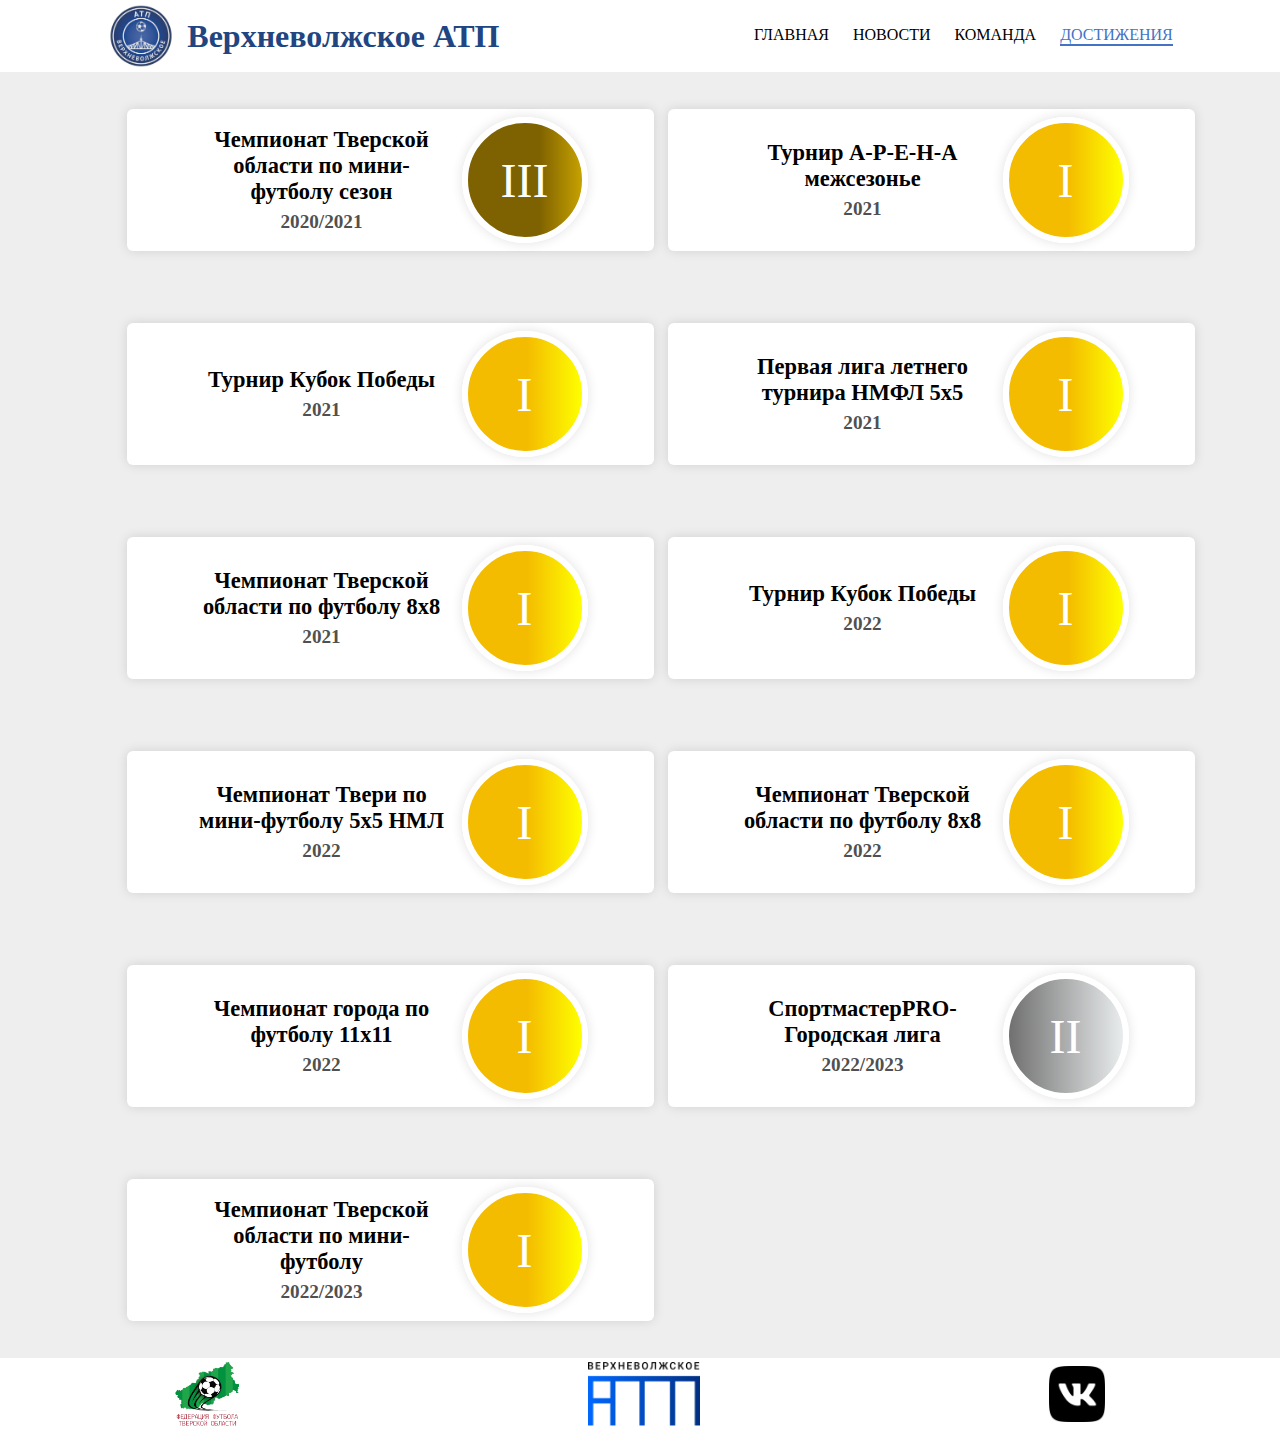
<file: new2/ATP2/achievements/achievements.html>
<!DOCTYPE html>
<html>
  <head>
    <meta charset="UTF-8">
    <meta name="viewport" content="width=device-width, initial-scale=1" />
    <title>Mеню сайта</title>
    <link rel="stylesheet" type="text/css" href="style.css">
  </head>
  <body>
    <header>
      <div class="logo">
        <img src="../main/img/logo.jpg" class="emblem">
        <h1 class="name">Верхневолжское АТП</h1>
      </div>
      <ul class="navigation">
        <li><a href="../main/index.html">главная</a></li>
        <li><a href="../news/news.html">новости</a></li>
        <li><a href="../team/team.html">команда</a></li>
        <li class="active"><a href="#">достижения</a></li>
      </ul>
    </header>
    <main>
      <section>
        <div class="cup">
          <div class="turnament">
            <h3> Чемпионат Тверской области по мини-футболу сезон</h3>
            <span> 2020/2021</span>
          </div>
          <div class="bronze"> III</div>
        </div>
        <div class="cup">
          <div class="turnament">
            <h3> Турнир А-Р-Е-Н-А межсезонье</h3>
            <span> 2021</span>
          </div><div class="gold"> I</div>
        </div>
        <div class="cup">
          <div class="turnament">
            <h3> Турнир Кубок Победы</h3>
            <span> 2021</span>
          </div>
          <div class="gold"> I</div>
        </div>
        <div class="cup">
          <div class="turnament">
            <h3> Первая лига летнего турнира НМФЛ 5х5</h3>
            <span> 2021</span>
          </div>
          <div class="gold"> I</div>
        </div>
        <div class="cup">
          <div class="turnament">
            <h3> Чемпионат Тверской области по футболу 8х8</h3>
            <span> 2021</span>
          </div>
          <div class="gold"> I</div>
        </div>
        <div class="cup">
          <div class="turnament">
            <h3> Турнир Кубок Победы</h3>
            <span> 2022</span>
          </div>
          <div class="gold"> I</div>
        </div>
        <div class="cup">
          <div class="turnament">
            <h3> Чемпионат Твери по мини-футболу 5х5 НМЛ</h3>
            <span> 2022</span>
          </div>
          <div class="gold"> I</div>
        </div>
        <div class="cup">
          <div class="turnament">
            <h3> Чемпионат Тверской области по футболу 8х8</h3>
            <span> 2022</span>
          </div>
          <div class="gold"> I</div>
        </div>
        <div class="cup">
          <div class="turnament">
            <h3> Чемпионат города по футболу 11х11</h3>
            <span> 2022</span>
          </div>
          <div class="gold"> I</div>
        </div>
        <div class="cup">
          <div class="turnament">
            <h3> СпортмастерPRO-Городская лига</h3>
            <span> 2022/2023</span>
          </div>
          <div class="silver"> II</div>
        </div>
        <div class="cup">
          <div class="turnament">
            <h3> Чемпионат Тверской области по мини-футболу</h3>
            <span> 2022/2023</span>
          </div>
          <div class="gold"> I</div>
        </div>
      </section>
    </main>
    <footer>
      <div>
        <a href="https://ffto.ru/">
        <img src="../main/img/federation.png" class="federation">
        </a>
      </div>
      <div>
        <a href="https://tver-atp.ru/">
        <img src="../main/img/trademark.png" class="trademark">
        </a>
      </div>
      <div>
        <a href="https://m.vk.com/vatp_football?from=group">
        <img src="../main/img/vk2.png" class="vk">
        </a>
      </div>
    </footer>
  </body>
</html>
</file>
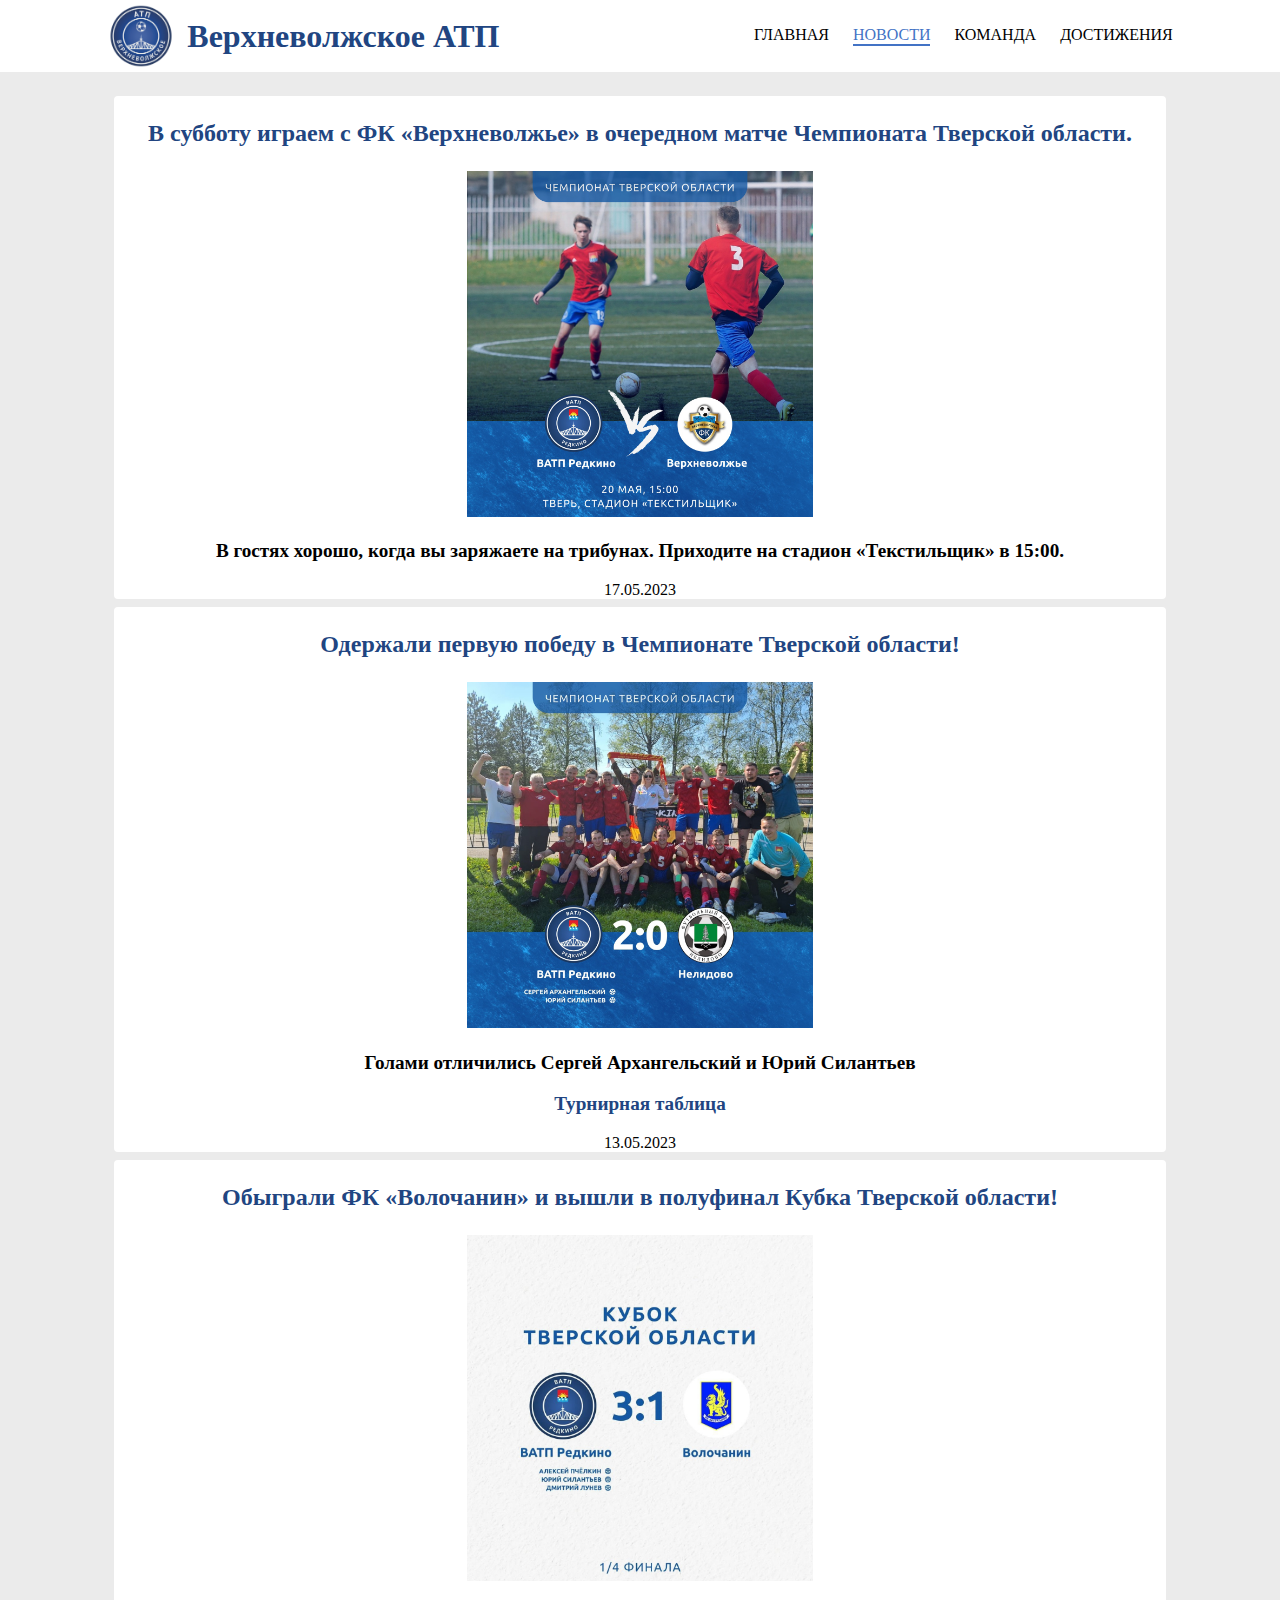
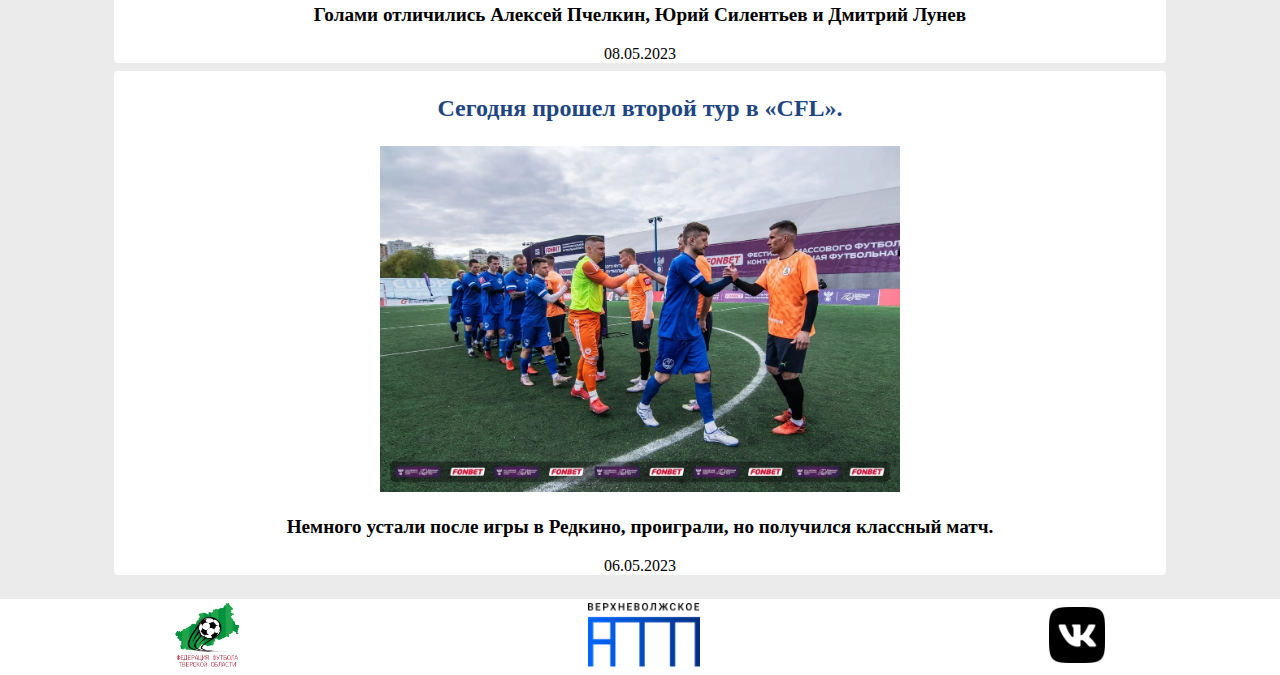
<file: new2/ATP2/news/news.html>
<!DOCTYPE html>
<html>
  <head>
    <meta charset="UTF-8">
    <meta name="viewport" content="width=device-width, initial-scale=1" />
    <title>Mеню сайта</title>
    <link rel="stylesheet" type="text/css" href="style.css">
  </head>
  <body>
    <header>
      <div class="logo">
        <img src="../main/img/logo.jpg" class="emblem">
        <h1 class="name">Верхневолжское АТП</h1>
      </div>
      <ul class="navigation">
        <li><a href="../main/index.html">главная</a></li>
        <li class="active"><a href="#">новости</a></li>
        <li><a href="../team/team.html">команда</a></li>
        <li><a href="../achievements/achievements.html">достижения</a></li>
      </ul>
    </header>
    <main>
      <div class="card">
        <section class="news">
          <h3>В субботу играем с ФК «Верхневолжье» в очередном матче Чемпионата Тверской области.</h3>
          <img src="../news/img/news.jpg">
          <p>В гостях хорошо, когда вы заряжаете на трибунах. Приходите на стадион «Текстильщик» в 15:00.</p>
          <span>17.05.2023</span>
        </section>
        <section class="news">
          <h3>Одержали первую победу в Чемпионате Тверской области!</h3>
          <img src="../news/img/news2.jpg">
          <p>Голами отличились Сергей Архангельский и Юрий Силантьев</p>
          <p class="table"><a href="https://vk.com/@vatp_football-chempionat-tverskoi-oblasti">Турнирная таблица</a></p>
          <span>13.05.2023</span>
        </section>
        <section class="news"> 
          <h3>Обыграли ФК «Волочанин» и вышли в полуфинал Кубка Тверской области!</h3>
          <img src="../news/img/news3.jpg">
          <p>Голами отличились Алексей Пчелкин, Юрий Силентьев и Дмитрий Лунев</p>
          <span>08.05.2023</span>
        </section>
        <section class="news">
          <h3>Сегодня прошел второй тур в «CFL».</h3>
          <img src="../news/img/news4.jpg">
          <p>Немного устали после игры в Редкино, проиграли, но получился классный матч.</p>
          <span>06.05.2023</span>
        </section>
       
      </div>
    </main>
    <footer>
      <div>
        <a href="https://ffto.ru/">
        <img src="../main/img/federation.png" class="federation">
        </a>
      </div>
      <div>
        <a href="https://tver-atp.ru/">
        <img src="../main/img/trademark.png" class="trademark">
        </a>
      </div>
      <div>
        <a href="https://m.vk.com/vatp_football?from=group">
        <img src="../main/img/vk2.png" class="vk">
        </a>
      </div>
    </footer>
  </body>
</html>
</file>
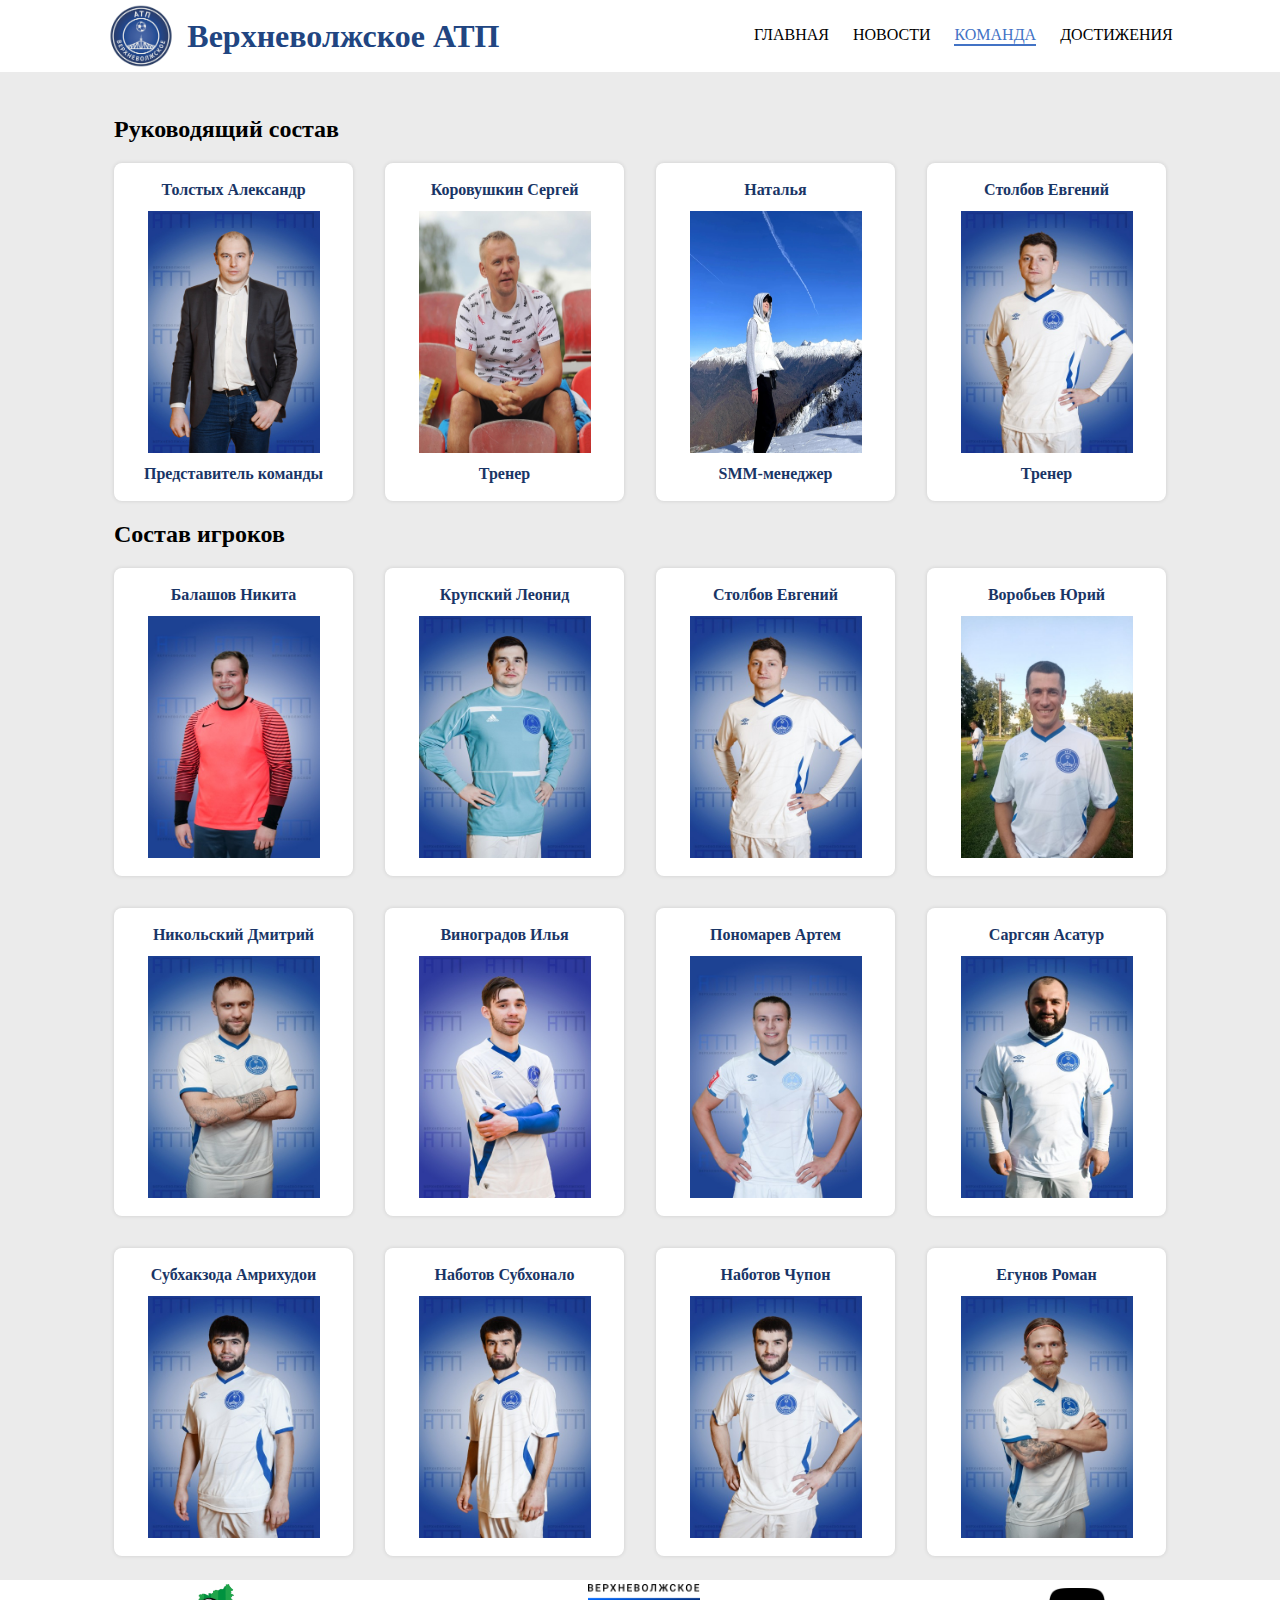
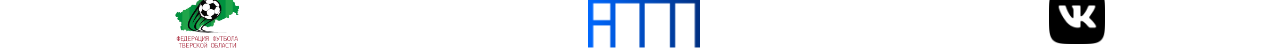
<file: new2/ATP2/team/team.html>
<!DOCTYPE html>
<html>
  <head>
    <meta charset="UTF-8">
    <meta name="viewport" content="width=device-width, initial-scale=1" />
    <title>Mеню сайта</title>
    <link rel="stylesheet" type="text/css" href="./style.css">
  </head>
  <body>
    <header>
      <div class="logo">
        <img src="../main/img/logo.jpg" class="emblem">
        <h1 class="name">Верхневолжское АТП</h1>
      </div>
      <ul class="navigation">
        <li><a href="../main/index.html">главная</a></li>
        <li><a href="../news/news.html">новости</a></li>
        <li class="active"><a href="#">команда</a></li>
        <li><a href="../achievements/achievements.html">достижения</a></li>
      </ul>
    </header>
    <main>
      <h2>Руководящий состав</h2>
      <div class="container">
        <div class="card"><span>Толстых Александр</span><img src="../team/img/alexandr.jpg"><span>Представитель команды</span></div>
        <div class="card"><span>Коровушкин Сергей</span><img src="../team/img/Korova.jpg"><span>Тренер</span></div>
        <div class="card"><span>Наталья</span><img src="../team/img/Natali.jpg"><span>SММ-менеджер</span></div> 
        <div class="card"><span>Столбов Евгений</span><img src="../team/img/stolbov.jpg"><span>Тренер</span></div>
      </div>
      <h2>Состав игроков</h2>
      <div class="container">
        <div class="card"><span>Балашов Никита</span><img src="../team/img/balash.jpg"></div>
        <div class="card"><span>Крупский Леонид</span><img src="../team/img/Krupskii.jpg"></div>
        <div class="card"><span>Столбов Евгений</span><img src="../team/img/stolbov.jpg"></div>
        <div class="card"><span>Воробьев Юрий</span><img src="../team/img/vorobiev.jpg"></div>
        <div class="card"><span>Никольский Дмитрий</span><img src="../team/img/nilolski.jpg"></div>
        <div class="card"><span>Виноградов Илья</span><img src="../team/img/vino.jpg"></div>
        <div class="card"><span>Пономарев Артем</span><img src="../team/img/papen.jpg"></div>
        <div class="card"><span>Саргсян Асатур</span><img src="../team/img/player1248783421.jpg"></div>
        <div class="card"><span>Субхакзода Амрихудои</span><img src="../team/img/ali.jpg"></div>
        <div class="card"><span>Наботов Субхонало</span><img src="../team/img/subhon.jpg"></div>
        <div class="card"><span>Наботов Чупон</span><img src="../team/img/chupon.jpg"></div>
        <div class="card"><span>Егунов Роман</span><img src="../team/img/jagunov.jpg"></div>
      </div>    
    </main>
    <footer>
      <div>
        <a href="https://ffto.ru/">
        <img src="../main/img/federation.png" class="federation">
        </a>
      </div>
      <div>
        <a href="https://tver-atp.ru/">
        <img src="../main/img/trademark.png" class="trademark">
        </a>
      </div>
      <div>
        <a href="https://m.vk.com/vatp_football?from=group">
        <img src="../main/img/vk2.png" class="vk">
        </a>
      </div>
    </footer>
  </body>
</html>
</file>
<file: new2/ATP2/achievements/style.css>
body {
  margin: 0;
  background-color: rgb(238, 238, 238);
  font-family: 'Lucida Sans Unicode';
}

header {
  background-color: #FFF;
  display: flex;
  justify-content: space-around;
  align-items: center;
  padding: 4px 0;
}

@media (max-width: 900px){
  header {
    display: none;
  }
}

  
.logo {
   display: flex;
   gap: 12px;
   align-items: center;
}
  
.emblem {
  width: 68px;
  height: 64px;
}

.name {
  margin: 0;
  color: #214581;
}

.navigation {
  display: flex;
  gap: 24px;
  list-style-type: none;
  text-transform: uppercase;
}

.navigation a {
  text-decoration: none;
  color: #000;
  transition: 0.3s;
}

.navigation a:hover {
  color: #4373c5;
}

.active {
  border-bottom: 2px solid #4373c5;
}

.active a {
  color: #4373c5;
}

main {
  width: 100%;
  max-width: 1100px;
  margin: 0 auto;
  padding: 24px;
  box-sizing: border-box;
}


@media (max-width: 900px) {
  main {
    width: 100%;
    padding: 4px;
    justify-content: center;
    max-width: 90%;
    box-sizing: border-box;
    align-items: center;
  }
}



section {
    display: grid;
    grid-template-columns: repeat(2, 1fr);
    align-items: center;
    gap: 46px;
    justify-content: center;
    padding: 0 8px;
}

@media (max-width: 650px) {
  section {
    display: grid;
    grid-template-columns: repeat(1, 1fr);
    align-items: center;
    gap: 46px;
    padding: 0 4px;
    justify-content: center;
    padding: 0 8px;
}
}


.cup {
    padding: 16px;
    background-color: #FFF;
    width: 100%;
    height: 65%;
    gap: 12px;
    display: flex;
    flex-direction: row;
    border-radius: 6px;
    box-shadow: 0 0 12px rgba(0, 0, 0, 0.12);
    justify-content: center;
    align-items: center;
    margin: 5px;
    cursor: pointer;
    transition: 0.2s;
}

@media (max-width: 1240px) {
  .cup {
   width: 90%;
}
}

.cup:hover {
    transform: scale(1.02);
    box-shadow: 0 0 12px rgba(0, 0, 0, 0.12);
}

h3 {
    margin: 0;
}

@media (max-width: 650px) {
  h3 {
    font-size: 16px;
  }
}

.silver {
    display: flex;
    width: 114px;
    height: 114px;
    border-radius: 50%;
    background: linear-gradient(90deg, rgba(112,112,112,1) 0%, rgba(233,236,237,1) 100%);
    color: #FFF;
    align-items: center;
    font-size: xxx-large;
    font-family: 'Times New Roman', Times, serif;
    justify-content: center;
    border: 6px solid #FFF;
    box-shadow: 0 0 12px rgba(0, 0, 0, 0.12);
}

@media (max-width: 650px) {
  .silver {
    width: 82px;
    height: 82px;
  }
}

.gold {
    display: flex;
    width: 114px;
    height: 114px;
    border-radius: 50%;
    background: linear-gradient(90deg, rgba(244,188,0,1) 52%, rgba(254,255,0,1) 100%); 
    color: #FFF;
    align-items: center;
    font-size: xxx-large;
    font-family: 'Times New Roman', Times, serif;
    justify-content: center;
    border: 6px solid #FFF;
    box-shadow: 0 0 12px rgba(0, 0, 0, 0.12);

}

@media (max-width: 650px) {
  .gold {
    width: 82px;
    height: 82px;
  }
}


.bronze {
    display: flex;
    width: 114px;
    height: 114px;
    border-radius: 50%;
    background: linear-gradient(90deg, rgba(126,97,0,1) 62%, rgba(198,162,0,1) 100%);
    color: #FFF;
    align-items: center;
    font-size: xxx-large;
    font-family: 'Times New Roman', Times, serif;
    justify-content: center;
    border: 6px solid #FFF;
    box-shadow: 0 0 12px rgba(0, 0, 0, 0.12);
}

@media (max-width: 650px) {
  .bronze {
    width: 82px;
    height: 82px;
  }
}


.turnament {
    display: flex;
    flex-direction: column;
    text-align: center;
    width: 256px;
    font-size: larger;
    gap: 6px;
}

@media (max-width: 650px) {
  .turnament {
    width: 156px;
  }
}


span {
    color: rgb(80, 80, 80);
    font-weight: bold;
}

footer{
    background-color: #FFF;
    display: flex;
    justify-content: space-around;
    align-items: center;
    padding: 4px 0;

}

.vk{
    width: 56px;
    height:56px;
}

.trademark{
  height: 64px;
  width: 112px;
}

.federation{
  height: 64px;
  width: 64px;
}
</file>
<file: new2/ATP2/news/style.css>
body {
  margin: 0;
  background-color: rgb(235, 235, 235);
  font-family: 'Lucida Sans Unicode';
}

header {
  background-color: #FFF;
  display: flex;
  justify-content: space-around;
  align-items: center;
  padding: 4px 0;
}

@media (max-width: 800px){
  header {
    display: none;
  }
}

.logo {
 display: flex;
 gap: 12px;
 align-items: center;
}

.emblem {
  width: 68px;
  height: 64px;
}

.name {
  margin: 0;
  color: #214581;
}

.navigation {
  display: flex;
  gap: 24px;
  list-style-type: none;
  text-transform: uppercase;
}

.navigation a {
  text-decoration: none;
  color: #000;
  transition: 0.3s;
}

.navigation a:hover {
 color: #4373c5;
}

.active {
  border-bottom: 2px solid #4373c5;
}

.active a {
  color: #4373c5;
}

main {
  width: 100%;
  max-width: 1100px;
  margin: 0 auto;
  padding: 24px;
  box-sizing: border-box;
}

@media (max-width: 900px) {
  main {
    width: 100%;
    padding: 4px;
    justify-content: center;
    max-width: 90%;
    box-sizing: border-box;
  }
}


.card {
  display: flex;
  flex-direction: column;
  gap: 8px;
  height: max-content;
}

.news {
  background-color: #FFF;
  border-radius: 4px;
  text-align: center;
  justify-content: center;
}

h3{
  color: #214581;
  text-align: center;
  font-size: x-large;
}

p{
  font-weight: bold;
  font-size: larger;
}

img {
  height: 346px;
}

@media (max-width: 900px) {
  img {
    width: 90%;
  height: 90%;
  }
}


a{
  text-decoration: none;
  color: #214581;
}

footer{
  background-color: #FFF;
  display: flex;
  justify-content: space-around;
  align-items: center;
  padding: 4px 0;

}

.vk{
  width: 56px;
  height:56px;
}

.trademark{
  height: 64px;
  width: 112px;
}

.federation{
  height: 64px;
  width: 64px;
}
</file>
<file: new2/ATP2/team/style.css>
body {
    margin: 0;
    background-color: rgb(235, 235, 235);
    font-family: 'Lucida Sans Unicode';
  }
  
header {
  background-color: #FFF;
  display: flex;
  justify-content: space-around;
  align-items: center;
  padding: 4px 0;
}

@media (max-width: 800px){
  header {
    display: none;
  }
}

.logo {
  display: flex;
  gap: 12px;
  align-items: center;
}

.emblem {
  width: 68px;
  height: 64px;
}

.name {
  margin: 0;
  color: #214581;
}

.navigation {
  display: flex;
  gap: 24px;
  list-style-type: none;
  text-transform: uppercase;
}

.navigation a {
  text-decoration: none;
  color: #000;
  transition: 0.3s;
}

.navigation a:hover {
  color: #4373c5;
}

.active {
  border-bottom: 2px solid #4373c5;
}

.active a {
  color: #4373c5;
}

main {
  width: 100%;
  max-width: 1100px;
  margin: 0 auto;
  padding: 24px;
  box-sizing: border-box;
}

@media (max-width: 900px) {
  main {
    width: 100%;
    padding: 4px;
    justify-content: center;
    max-width: 100%;
    justify-content: center;
    box-sizing: border-box;
  }
  
  h2 {
    text-align: center;
  }

}


img {
  width: 172px;
  height: 242px;
}

.container {
  display: grid;
  grid-template-columns: repeat(4, 1fr);
  gap: 32px;
}

/* @media (max-width: 600px) {
  .container {
    display: grid;
    grid-template-columns:  repeat(1, 1fr);
    gap: 32px;
    padding: 0 8px;
  }
} */

@media (max-width: 900px) {
  .container {
    display: grid;
    grid-template-columns: repeat(2, 1fr);
    gap: 32px;
    padding: 0 12px;
  }
}

@media (max-width: 600px) {
  .container {
    display: grid;
    grid-template-columns:  repeat(1, 1fr);
    gap: 32px;
    padding: 0 8px;
  }
}


.card {
  padding: 18px 12px;
  background-color: #FFF;
  box-shadow: 0 0 4px rgba(0, 0, 0, 0.12);
  height: max-content;
  gap: 12px;
  transition: 0.2s;
  border-radius: 8px;
  font-size: medium;
  color: #193566;
  display: flex;
  flex-direction: column;
  align-items: center;
  flex: 1 1;
  cursor: pointer;
}

.card:hover{
  transform: scale(1.02);
  box-shadow: 0 0 12px rgba(0, 0, 0, 0.12);
  
}

.card span {
  font-weight: bold;
}


footer{
  background-color: #FFF;
  display: flex;
  justify-content: space-around;
  align-items: center;
  padding: 4px 0;
}

.vk{
  width: 56px;
  height:56px;
}

.trademark{
  height: 64px;
  width: 112px;
}

.federation{
  height: 64px;
  width: 64px;
}
</file>
